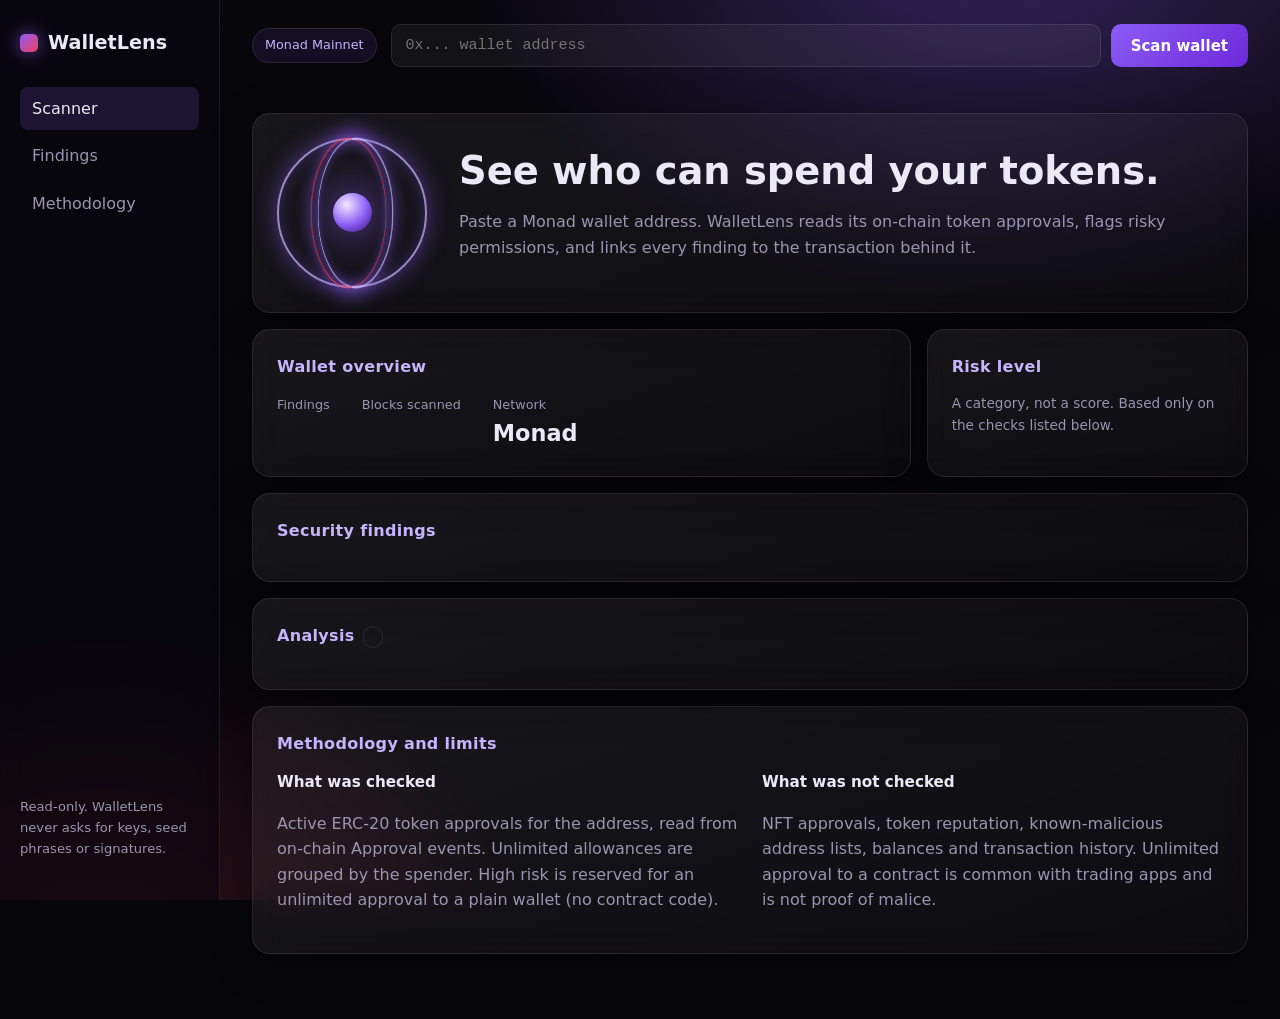
<file: static/index.html>
<!doctype html>
<html lang="en">
<head>
  <meta charset="utf-8">
  <meta name="viewport" content="width=device-width, initial-scale=1">
  <title>WalletLens: Monad wallet approval scanner</title>
  <link rel="stylesheet" href="/static/style.css">
</head>
<body>
  <div class="bg" aria-hidden="true"></div>
  <aside class="side">
    <div class="brand"><span class="mark"></span>WalletLens</div>
    <nav>
      <a href="#scanner" class="on">Scanner</a>
      <a href="#findings">Findings</a>
      <a href="#method">Methodology</a>
    </nav>
    <p class="note">Read-only. WalletLens never asks for keys, seed phrases or signatures.</p>
  </aside>

  <div class="main">
    <header class="top">
      <span class="pill">Monad Mainnet</span>
      <form id="form" autocomplete="off">
        <label class="sr" for="address">Wallet address</label>
        <input id="address" type="text" placeholder="0x... wallet address" spellcheck="false" required>
        <button id="go" type="submit">Scan wallet</button>
      </form>
    </header>
    <p id="status" role="status" aria-live="polite"></p>

    <section id="scanner" class="grid">
      <article class="card c12 hero" id="hero">
        <div class="orb" aria-hidden="true">
          <div class="scene"><div class="spin">
            <i class="ring"></i><i class="ring r2"></i><i class="ring r3"></i><i class="core"></i>
          </div></div>
        </div>
        <div>
          <h1>See who can spend your tokens.</h1>
          <p class="muted">Paste a Monad wallet address. WalletLens reads its on-chain token approvals, flags risky permissions, and links every finding to the transaction behind it.</p>
        </div>
      </article>

      <article class="card c12" id="loading" hidden>
        <p>Reading chain history from the indexer. This can take up to 20 seconds.</p>
        <div class="bar"></div>
        <div class="skel"></div><div class="skel short"></div>
      </article>

      <div id="result" class="grid c12" hidden>
        <article class="card c8">
          <h2>Wallet overview</h2>
          <p class="mono" id="addr"></p>
          <dl class="stats">
            <div><dt>Findings</dt><dd id="count"></dd></div>
            <div><dt>Blocks scanned</dt><dd id="blocks"></dd></div>
            <div><dt>Network</dt><dd>Monad</dd></div>
          </dl>
        </article>
        <article class="card c4">
          <h2>Risk level</h2>
          <p class="level" id="level"></p>
          <p class="muted small">A category, not a score. Based only on the checks listed below.</p>
        </article>
        <article class="card c12" id="findings">
          <h2>Security findings</h2>
          <ul id="list"></ul>
          <p class="muted" id="empty" hidden>No findings from the checks WalletLens ran. This does not prove the wallet is safe.</p>
        </article>
        <article class="card c12">
          <h2>Analysis <span class="tag" id="mode"></span></h2>
          <p id="summary"></p>
        </article>
      </div>

      <article class="card c12" id="method">
        <h2>Methodology and limits</h2>
        <div class="two">
          <div>
            <h3>What was checked</h3>
            <p class="muted">Active ERC-20 token approvals for the address, read from on-chain Approval events. Unlimited allowances are grouped by the spender. High risk is reserved for an unlimited approval to a plain wallet (no contract code).</p>
          </div>
          <div>
            <h3>What was not checked</h3>
            <p class="muted">NFT approvals, token reputation, known-malicious address lists, balances and transaction history. Unlimited approval to a contract is common with trading apps and is not proof of malice.</p>
          </div>
        </div>
      </article>
    </section>
  </div>
  <script src="/static/app.js"></script>
</body>
</html>
</file>
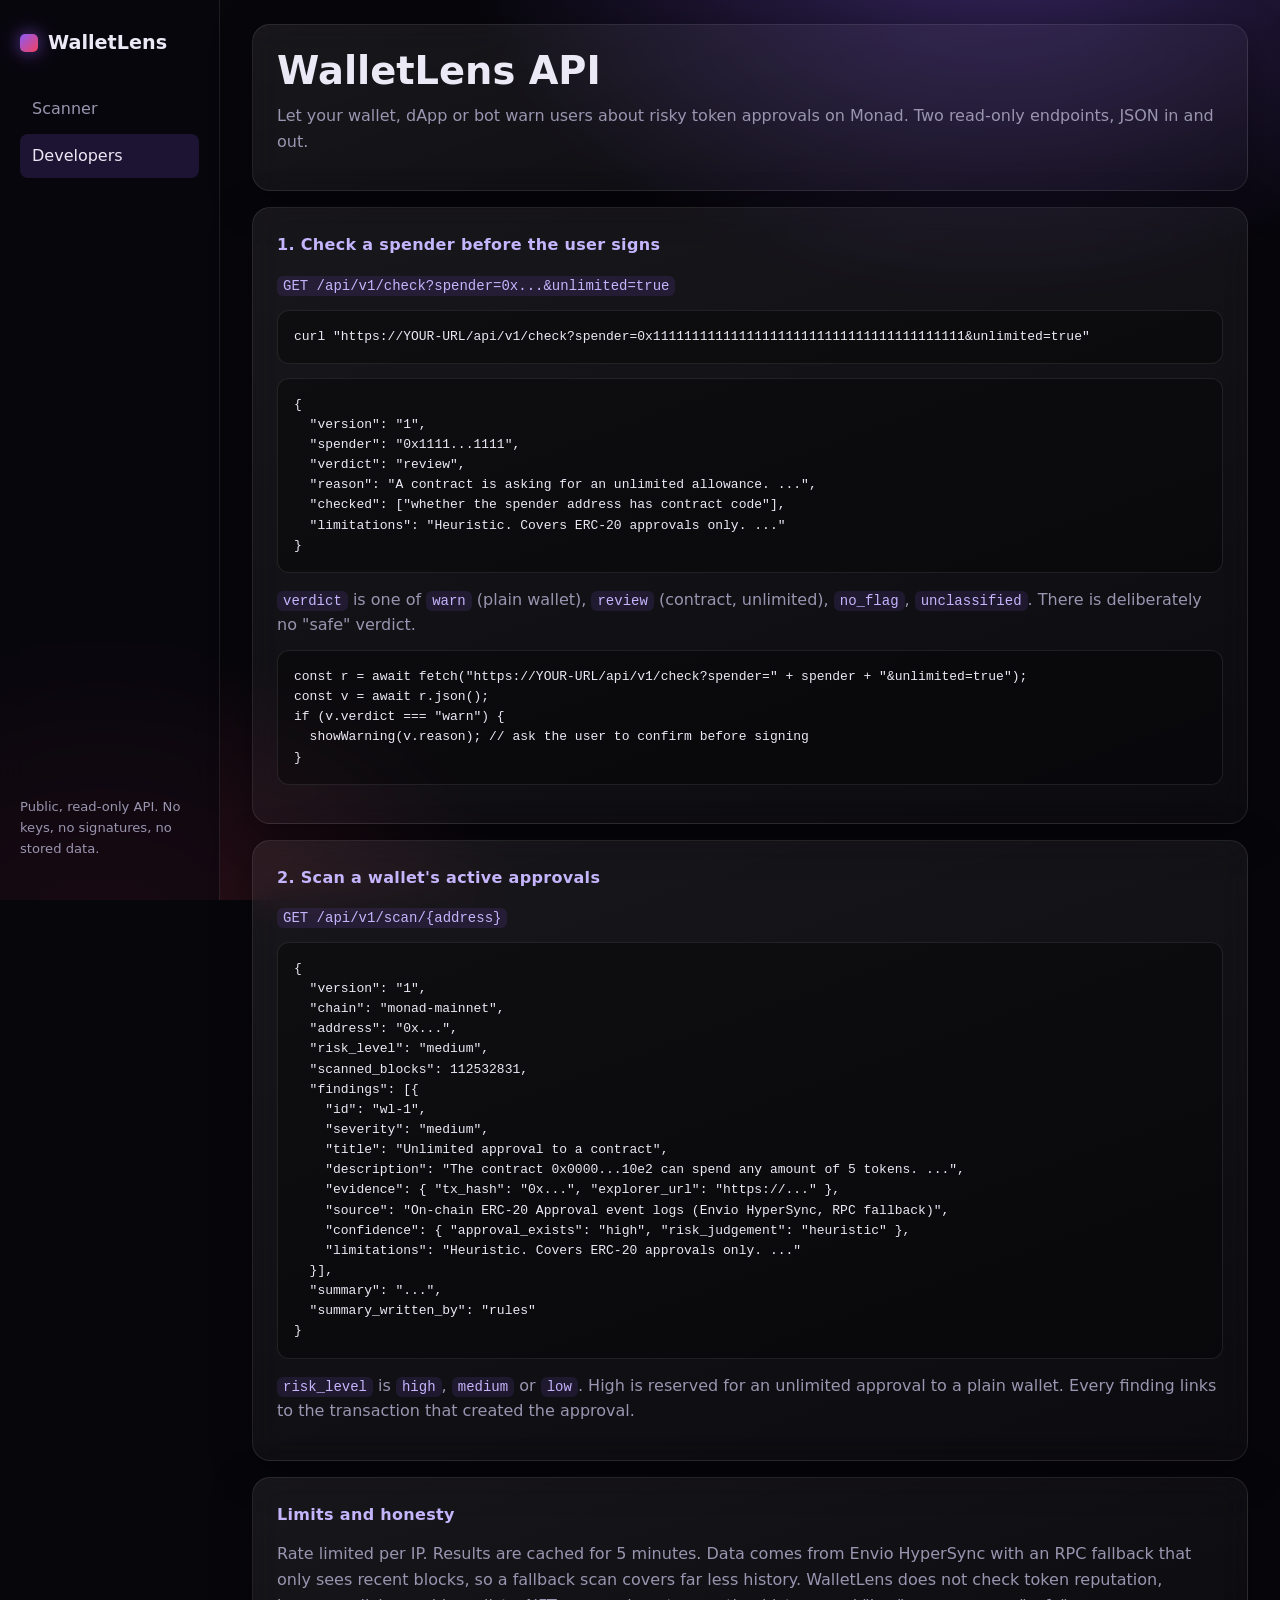
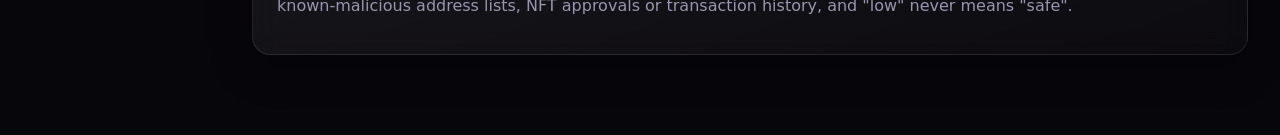
<file: developers.html>
<!doctype html>
<html lang="en">
<head>
  <meta charset="utf-8">
  <meta name="viewport" content="width=device-width, initial-scale=1">
  <title>WalletLens API: approval risk checks for Monad</title>
  <link rel="stylesheet" href="/static/style.css">
  <link rel="stylesheet" href="/static/docs.css">
</head>
<body>
  <div class="bg" aria-hidden="true"></div>
  <aside class="side">
    <div class="brand"><span class="mark"></span>WalletLens</div>
    <nav>
      <a href="/">Scanner</a>
      <a href="/developers" class="on">Developers</a>
    </nav>
    <p class="note">Public, read-only API. No keys, no signatures, no stored data.</p>
  </aside>

  <div class="main">
    <section class="card c12 doc">
      <h1>WalletLens API</h1>
      <p class="muted">Let your wallet, dApp or bot warn users about risky token approvals on Monad. Two read-only endpoints, JSON in and out.</p>
    </section>

    <section class="card c12 doc">
      <h2>1. Check a spender before the user signs</h2>
      <p><code>GET /api/v1/check?spender=0x...&amp;unlimited=true</code></p>
      <pre>curl "https://YOUR-URL/api/v1/check?spender=0x1111111111111111111111111111111111111111&amp;unlimited=true"</pre>
      <pre>{
  "version": "1",
  "spender": "0x1111...1111",
  "verdict": "review",
  "reason": "A contract is asking for an unlimited allowance. ...",
  "checked": ["whether the spender address has contract code"],
  "limitations": "Heuristic. Covers ERC-20 approvals only. ..."
}</pre>
      <p class="muted"><code>verdict</code> is one of <code>warn</code> (plain wallet), <code>review</code> (contract, unlimited), <code>no_flag</code>, <code>unclassified</code>. There is deliberately no "safe" verdict.</p>
      <pre>const r = await fetch("https://YOUR-URL/api/v1/check?spender=" + spender + "&amp;unlimited=true");
const v = await r.json();
if (v.verdict === "warn") {
  showWarning(v.reason); // ask the user to confirm before signing
}</pre>
    </section>

    <section class="card c12 doc">
      <h2>2. Scan a wallet's active approvals</h2>
      <p><code>GET /api/v1/scan/{address}</code></p>
      <pre>{
  "version": "1",
  "chain": "monad-mainnet",
  "address": "0x...",
  "risk_level": "medium",
  "scanned_blocks": 112532831,
  "findings": [{
    "id": "wl-1",
    "severity": "medium",
    "title": "Unlimited approval to a contract",
    "description": "The contract 0x0000...10e2 can spend any amount of 5 tokens. ...",
    "evidence": { "tx_hash": "0x...", "explorer_url": "https://..." },
    "source": "On-chain ERC-20 Approval event logs (Envio HyperSync, RPC fallback)",
    "confidence": { "approval_exists": "high", "risk_judgement": "heuristic" },
    "limitations": "Heuristic. Covers ERC-20 approvals only. ..."
  }],
  "summary": "...",
  "summary_written_by": "rules"
}</pre>
      <p class="muted"><code>risk_level</code> is <code>high</code>, <code>medium</code> or <code>low</code>. High is reserved for an unlimited approval to a plain wallet. Every finding links to the transaction that created the approval.</p>
    </section>

    <section class="card c12 doc">
      <h2>Limits and honesty</h2>
      <p class="muted">Rate limited per IP. Results are cached for 5 minutes. Data comes from Envio HyperSync with an RPC fallback that only sees recent blocks, so a fallback scan covers far less history. WalletLens does not check token reputation, known-malicious address lists, NFT approvals or transaction history, and "low" never means "safe".</p>
    </section>
  </div>
</body>
</html>
</file>
<file: static/style.css>
:root{--bg:#07060b;--ink:#ece9f6;--muted:#9a95b0;--line:rgba(255,255,255,.09);--purple:#8b5cf6;--lilac:#c4b5fd;--red:#f43f5e;--amber:#f59e0b;--green:#34d399}
*{box-sizing:border-box}
html{scroll-behavior:smooth}
body{margin:0;background:var(--bg);color:var(--ink);font:16px/1.6 system-ui,-apple-system,"Segoe UI",Roboto,sans-serif;min-height:100vh}
.bg{position:fixed;inset:0;z-index:-1;background:radial-gradient(900px 600px at 78% -8%,rgba(139,92,246,.35),transparent 60%),radial-gradient(700px 500px at 8% 105%,rgba(244,63,94,.18),transparent 60%),var(--bg)}
.side{position:fixed;inset:0 auto 0 0;width:220px;padding:28px 20px;border-right:1px solid var(--line);background:rgba(10,8,16,.6);backdrop-filter:blur(14px);display:flex;flex-direction:column;gap:28px}
.brand{font-weight:700;font-size:1.2rem;display:flex;align-items:center;gap:10px}
.mark{width:18px;height:18px;border-radius:5px;background:linear-gradient(135deg,var(--purple),var(--red));box-shadow:0 0 18px rgba(139,92,246,.7)}
nav{display:grid;gap:4px}
nav a{color:var(--muted);text-decoration:none;padding:9px 12px;border-radius:8px;transition:background .2s,color .2s}
nav a:hover,nav a.on{color:var(--ink);background:rgba(139,92,246,.16)}
.note{margin-top:auto;font-size:.82rem;color:var(--muted)}
.main{margin-left:220px;padding:24px 32px 64px;max-width:1180px}
.top{display:flex;gap:14px;align-items:center;flex-wrap:wrap}
.pill{font-size:.8rem;padding:6px 12px;border:1px solid var(--line);border-radius:99px;color:var(--lilac);background:rgba(139,92,246,.1)}
form{display:flex;gap:10px;flex:1;min-width:260px}
input{flex:1;min-width:0;padding:12px 14px;font:15px ui-monospace,Consolas,monospace;color:var(--ink);background:rgba(255,255,255,.05);border:1px solid var(--line);border-radius:10px}
button{padding:12px 20px;font:600 15px system-ui,sans-serif;color:#fff;border:0;border-radius:10px;cursor:pointer;background:linear-gradient(135deg,var(--purple),#6d28d9);transition:transform .2s,box-shadow .2s}
button:hover{transform:translateY(-1px);box-shadow:0 8px 24px rgba(139,92,246,.4)}
button:disabled{opacity:.5;cursor:wait;transform:none}
input:focus-visible,button:focus-visible,a:focus-visible{outline:2px solid var(--lilac);outline-offset:2px}
#status{min-height:1.6em;color:var(--muted);margin:14px 0 6px}
.grid{display:grid;grid-template-columns:repeat(12,1fr);gap:16px}
.c12{grid-column:span 12}.c8{grid-column:span 8}.c4{grid-column:span 4}
.card{background:linear-gradient(160deg,rgba(255,255,255,.07),rgba(255,255,255,.025));border:1px solid var(--line);border-radius:18px;padding:24px;backdrop-filter:blur(16px);box-shadow:0 10px 40px rgba(0,0,0,.35);transition:transform .25s,border-color .25s}
.card:hover{transform:translateY(-3px);border-color:rgba(167,139,250,.35)}
h1{font-size:clamp(1.7rem,4vw,2.4rem);line-height:1.15;margin:0 0 10px}
h2{font-size:1rem;margin:0 0 14px;color:var(--lilac);letter-spacing:.02em}
h3{font-size:.95rem;margin:0 0 6px}
.muted{color:var(--muted)}.small{font-size:.85rem}
.hero{display:flex;gap:32px;align-items:center}
.orb{width:150px;height:150px;flex:none;perspective:700px}
.scene{width:100%;height:100%;transform-style:preserve-3d;transform:rotateX(var(--rx,0deg)) rotateY(var(--ry,0deg));transition:transform .15s}
.spin{position:relative;width:100%;height:100%;transform-style:preserve-3d;animation:turn 16s linear infinite}
.ring{position:absolute;inset:0;border-radius:50%;border:2px solid rgba(196,181,253,.75);box-shadow:0 0 22px rgba(139,92,246,.5),inset 0 0 16px rgba(139,92,246,.3)}
.r2{transform:rotateY(60deg);border-color:rgba(244,63,94,.6)}
.r3{transform:rotateY(120deg)}
.core{position:absolute;inset:37%;border-radius:50%;background:radial-gradient(circle at 35% 30%,#f3e8ff,var(--purple) 55%,#2e1065);box-shadow:0 0 44px rgba(139,92,246,.85)}
@keyframes turn{to{transform:rotateY(360deg)}}
.bar{height:4px;margin:16px 0;border-radius:4px;background:rgba(255,255,255,.08);position:relative;overflow:hidden}
.bar::after{content:"";position:absolute;top:0;bottom:0;left:-35%;width:35%;background:linear-gradient(90deg,var(--purple),var(--red));animation:slide 1.3s ease-in-out infinite}
@keyframes slide{to{left:100%}}
.skel{height:16px;margin-top:10px;border-radius:6px;background:rgba(255,255,255,.06)}.short{width:55%}
.mono{font:14px ui-monospace,Consolas,monospace;word-break:break-all;margin:0 0 16px}
.stats{display:flex;gap:32px;margin:0;flex-wrap:wrap}
.stats dt{font-size:.8rem;color:var(--muted)}.stats dd{margin:0;font-size:1.4rem;font-weight:600}
.level{font-size:1.7rem;font-weight:700;margin:0 0 8px}
.level[data-level=high]{color:var(--red);text-shadow:0 0 24px rgba(244,63,94,.5)}
.level[data-level=medium]{color:var(--amber)}
.level[data-level=low]{color:var(--green)}
#list{list-style:none;margin:0;padding:0;display:grid;gap:12px}
.f{padding:14px 16px;border-radius:12px;border:1px solid var(--line);border-left:4px solid var(--amber);background:rgba(255,255,255,.03)}
.f[data-sev=high]{border-left-color:var(--red);background:rgba(244,63,94,.07)}
.f strong{display:block;margin-bottom:2px}
.f p{margin:0 0 6px;color:var(--muted)}
.meta{font-size:.8rem;color:var(--muted)}
.f a,.meta a{color:var(--lilac);font-weight:600}
.tag{font-size:.72rem;font-weight:500;padding:3px 9px;margin-left:8px;border-radius:99px;border:1px solid var(--line);color:var(--muted)}
.two{display:grid;grid-template-columns:1fr 1fr;gap:24px}
.sr{position:absolute;width:1px;height:1px;overflow:hidden;clip:rect(0 0 0 0)}
@media(max-width:900px){.side{position:static;width:auto;flex-direction:row;align-items:center;flex-wrap:wrap;padding:14px 18px}.note{display:none}.main{margin-left:0;padding:16px 16px 48px}.c8,.c4{grid-column:span 12}.two{grid-template-columns:1fr}}
@media(max-width:560px){.hero{flex-direction:column;align-items:flex-start}.orb{width:110px;height:110px}form{flex-direction:column}}
@media(prefers-reduced-motion:reduce){.spin,.bar::after{animation:none}.bar::after{left:0;width:100%;opacity:.5}*{transition:none!important}html{scroll-behavior:auto}}
</file>
<file: static/docs.css>
.main > .doc{margin-bottom:16px}
.doc p{margin:0 0 12px}
code{font:14px ui-monospace,Consolas,monospace;color:var(--lilac);background:rgba(139,92,246,.12);padding:2px 6px;border-radius:6px}
pre{margin:0 0 14px;padding:16px;overflow-x:auto;border:1px solid var(--line);border-radius:12px;background:rgba(0,0,0,.35);font:13px/1.55 ui-monospace,Consolas,monospace;color:var(--ink)}
</file>
